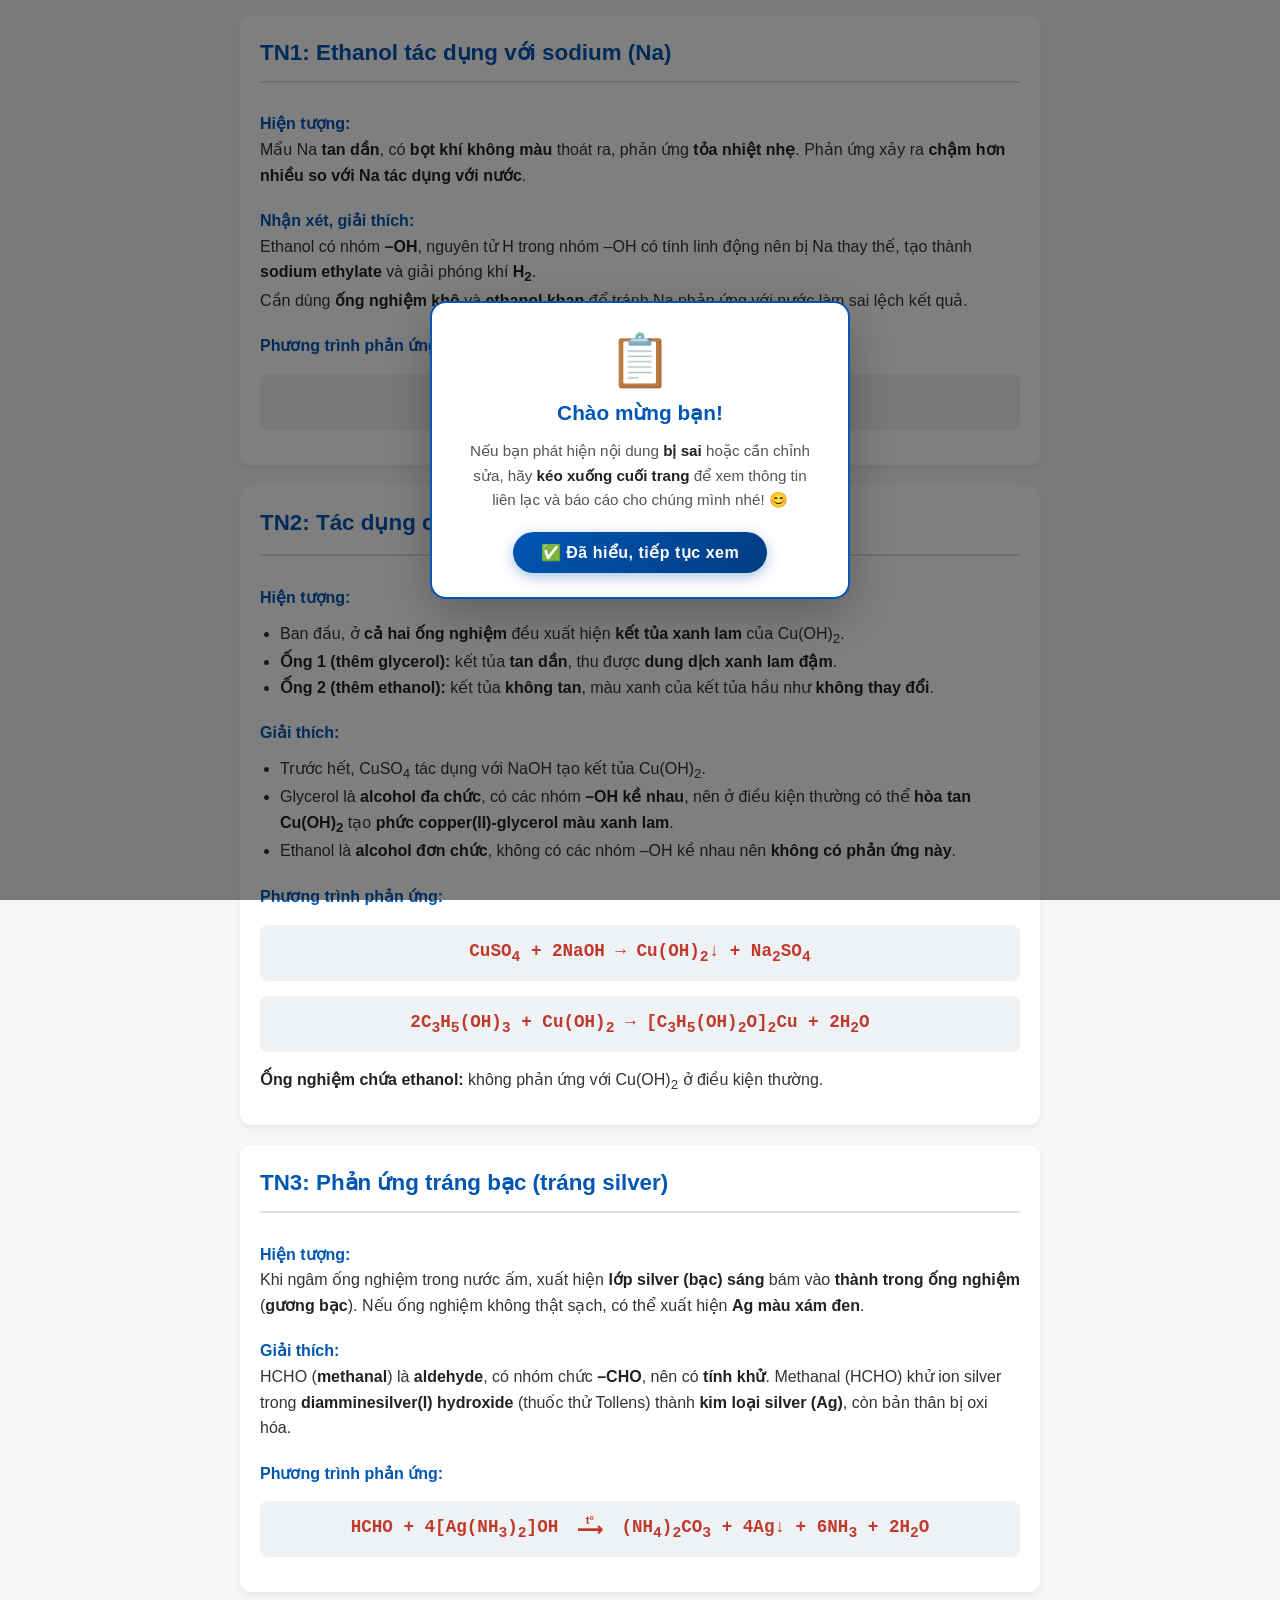
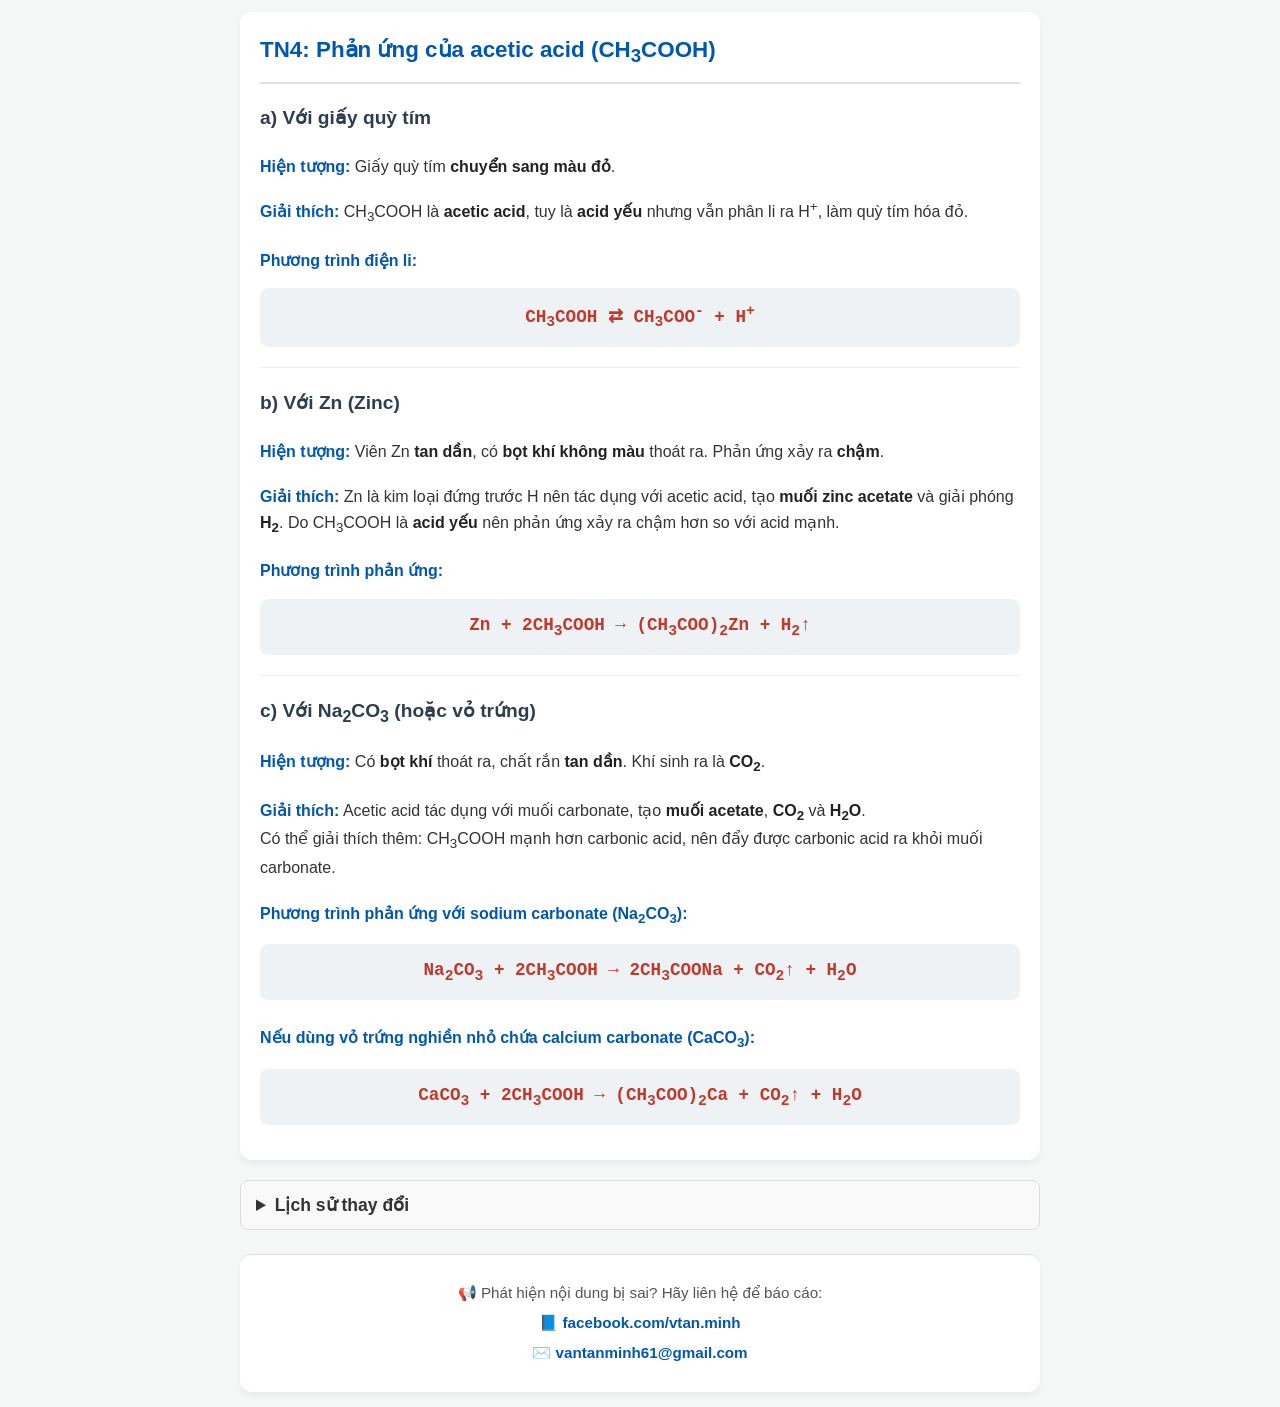
<file: index.html>
<!DOCTYPE html>
<html lang="vi">
<head>
    <meta charset="UTF-8">
    <meta name="viewport" content="width=device-width, initial-scale=1.0">
    <title>Phiếu Thực Hành Hóa Học</title>
    <link rel="stylesheet" href="style.css">
    <style>
        /* --- INFO POPUP --- */
        #info-overlay {
            position: fixed;
            inset: 0;
            background: rgba(0,0,0,0.5);
            z-index: 9999;
            display: flex;
            align-items: center;
            justify-content: center;
            animation: fadeInOverlay 0.3s ease;
        }
        @keyframes fadeInOverlay {
            from { opacity: 0; }
            to   { opacity: 1; }
        }
        #info-popup {
            background: #fff;
            border-radius: 16px;
            padding: 32px 28px 24px;
            max-width: 360px;
            width: 90%;
            text-align: center;
            box-shadow: 0 16px 48px rgba(0,0,0,0.25);
            animation: popIn 0.35s cubic-bezier(.175,.885,.32,1.275);
            position: relative;
            border: 2px solid #0056b3;
        }
        @keyframes popIn {
            0%   { transform: scale(0.75); opacity: 0; }
            100% { transform: scale(1); opacity: 1; }
        }
        #info-popup .info-icon {
            font-size: 3.2em;
            line-height: 1;
            margin-bottom: 10px;
        }
        #info-popup h2 {
            color: #0056b3;
            font-size: 1.3em;
            margin: 0 0 10px;
            border: none;
            padding: 0;
        }
        #info-popup p {
            color: #555;
            font-size: 0.95em;
            margin: 0 0 20px;
            line-height: 1.6;
        }
        #info-close-btn {
            background: linear-gradient(135deg, #0056b3, #003d82);
            color: #fff;
            border: none;
            padding: 11px 28px;
            border-radius: 30px;
            font-size: 1em;
            font-weight: 700;
            cursor: pointer;
            box-shadow: 0 4px 14px rgba(0,86,179,0.35);
            transition: transform 0.15s, box-shadow 0.15s;
            letter-spacing: 0.5px;
        }
        #info-close-btn:hover {
            transform: scale(1.05);
            box-shadow: 0 6px 20px rgba(0,86,179,0.5);
        }

        /* CSS bổ sung để làm đẹp phần Lịch sử thay đổi (bạn có thể chuyển vào file style.css) */
        .changelog-details {
            background-color: #f9f9f9;
            border: 1px solid #ddd;
            border-radius: 8px;
            padding: 10px 15px;
            margin-top: 20px;
            transition: all 0.3s ease;
        }
        .changelog-details summary {
            font-size: 1.1em;
            font-weight: bold;
            cursor: pointer;
            outline: none;
            color: #333;
        }
        .changelog-details summary:hover {
            color: #0056b3;
        }
        .changelog-content {
            margin-top: 10px;
            padding-left: 20px;
            font-size: 0.95em;
            color: #555;
            border-top: 1px dashed #ccc;
            padding-top: 10px;
        }
        .changelog-content li {
            margin-bottom: 8px;
        }
    </style>
</head>
<body>

<!-- INFO POPUP -->
<div id="info-overlay">
    <div id="info-popup">
        <div class="info-icon">📋</div>
        <h2>Chào mừng bạn!</h2>
        <p>
            Nếu bạn phát hiện nội dung <strong>bị sai</strong> hoặc cần chỉnh sửa,
            hãy <strong>kéo xuống cuối trang</strong> để xem thông tin liên lạc và báo cáo cho chúng mình nhé! 😊
        </p>
        <button id="info-close-btn" onclick="document.getElementById('info-overlay').style.display='none'">
            ✅ Đã hiểu, tiếp tục xem
        </button>
    </div>
</div>

<div class="container">
    <!-- Thực hành 1 -->
    <div class="card">
        <h2>TN1: Ethanol tác dụng với sodium (Na)</h2>
        <p><span class="label">Hiện tượng:</span><br> 
        Mẩu Na <strong>tan dần</strong>, có <strong>bọt khí không màu</strong> thoát ra, phản ứng <strong>tỏa nhiệt nhẹ</strong>. Phản ứng xảy ra <strong>chậm hơn nhiều so với Na tác dụng với nước</strong>.</p>
        
        <p><span class="label">Nhận xét, giải thích:</span><br> 
        Ethanol có nhóm <strong>–OH</strong>, nguyên tử H trong nhóm –OH có tính linh động nên bị Na thay thế, tạo thành <strong>sodium ethylate</strong> và giải phóng khí <strong>H<sub>2</sub></strong>.<br>
        Cần dùng <strong>ống nghiệm khô</strong> và <strong>ethanol khan</strong> để tránh Na phản ứng với nước làm sai lệch kết quả.</p>
        
        <p><span class="label">Phương trình phản ứng:</span></p>
        <div class="equation">
            2C<sub>2</sub>H<sub>5</sub>OH <em>(khan)</em> + 2Na &rarr; 2C<sub>2</sub>H<sub>5</sub>ONa + H<sub>2</sub>&uarr;
        </div>
    </div>

    <!-- Thực hành 2 -->
    <div class="card">
        <h2>TN2: Tác dụng của glycerol với Cu(OH)<sub>2</sub></h2>
        <p><span class="label">Hiện tượng:</span></p>
        <ul>
            <li>Ban đầu, ở <strong>cả hai ống nghiệm</strong> đều xuất hiện <strong>kết tủa xanh lam</strong> của Cu(OH)<sub>2</sub>.</li>
            <li><strong>Ống 1 (thêm glycerol):</strong> kết tủa <strong>tan dần</strong>, thu được <strong>dung dịch xanh lam đậm</strong>.</li>
            <li><strong>Ống 2 (thêm ethanol):</strong> kết tủa <strong>không tan</strong>, màu xanh của kết tủa hầu như <strong>không thay đổi</strong>.</li>
        </ul>
        
        <p><span class="label">Giải thích:</span></p>
        <ul>
            <li>Trước hết, CuSO<sub>4</sub> tác dụng với NaOH tạo kết tủa Cu(OH)<sub>2</sub>.</li>
            <li>Glycerol là <strong>alcohol đa chức</strong>, có các nhóm <strong>–OH kề nhau</strong>, nên ở điều kiện thường có thể <strong>hòa tan Cu(OH)<sub>2</sub></strong> tạo <strong>phức copper(II)-glycerol màu xanh lam</strong>.</li>
            <li>Ethanol là <strong>alcohol đơn chức</strong>, không có các nhóm –OH kề nhau nên <strong>không có phản ứng này</strong>.</li>
        </ul>
        
        <p><span class="label">Phương trình phản ứng:</span></p>
        <div class="equation">
            CuSO<sub>4</sub> + 2NaOH &rarr; Cu(OH)<sub>2</sub>&darr; + Na<sub>2</sub>SO<sub>4</sub>
        </div>
        <div class="equation">
            2C<sub>3</sub>H<sub>5</sub>(OH)<sub>3</sub> + Cu(OH)<sub>2</sub> &rarr; [C<sub>3</sub>H<sub>5</sub>(OH)<sub>2</sub>O]<sub>2</sub>Cu + 2H<sub>2</sub>O
        </div>
        <p><strong>Ống nghiệm chứa ethanol:</strong> không phản ứng với Cu(OH)<sub>2</sub> ở điều kiện thường.</p>
    </div>

    <!-- Thực hành 3 -->
    <div class="card">
        <h2>TN3: Phản ứng tráng bạc (tráng silver)</h2>
        <p><span class="label">Hiện tượng:</span><br> 
        Khi ngâm ống nghiệm trong nước ấm, xuất hiện <strong>lớp silver (bạc) sáng</strong> bám vào <strong>thành trong ống nghiệm</strong> (<strong>gương bạc</strong>). Nếu ống nghiệm không thật sạch, có thể xuất hiện <strong>Ag màu xám đen</strong>.</p>
        
        <p><span class="label">Giải thích:</span><br> 
        HCHO (<strong>methanal</strong>) là <strong>aldehyde</strong>, có nhóm chức <strong>–CHO</strong>, nên có <strong>tính khử</strong>. Methanal (HCHO) khử ion silver trong <strong>diamminesilver(I) hydroxide</strong> (thuốc thử Tollens) thành <strong>kim loại silver (Ag)</strong>, còn bản thân bị oxi hóa.</p>
        
        <p><span class="label">Phương trình phản ứng:</span></p>
        <div class="equation">
            HCHO + 4[Ag(NH<sub>3</sub>)<sub>2</sub>]OH <span class="reaction-arrow"><span class="condition">t&deg;</span><span>&#10230;</span></span> (NH<sub>4</sub>)<sub>2</sub>CO<sub>3</sub> + 4Ag&darr; + 6NH<sub>3</sub> + 2H<sub>2</sub>O
        </div>
    </div>

    <!-- Thực hành 4 -->
    <div class="card">
        <h2>TN4: Phản ứng của acetic acid (CH<sub>3</sub>COOH)</h2>
        
        <h3>a) Với giấy quỳ tím</h3>
        <p><span class="label">Hiện tượng:</span> Giấy quỳ tím <strong>chuyển sang màu đỏ</strong>.</p>
        <p><span class="label">Giải thích:</span> CH<sub>3</sub>COOH là <strong>acetic acid</strong>, tuy là <strong>acid yếu</strong> nhưng vẫn phân li ra H<sup>+</sup>, làm quỳ tím hóa đỏ.</p>
        <p><span class="label">Phương trình điện li:</span></p>
        <div class="equation">
            CH<sub>3</sub>COOH &#8644; CH<sub>3</sub>COO<sup>-</sup> + H<sup>+</sup>
        </div>
        <hr style="border: 0; border-top: 1px solid #eee; margin: 20px 0;">

        <h3>b) Với Zn (Zinc)</h3>
        <p><span class="label">Hiện tượng:</span> Viên Zn <strong>tan dần</strong>, có <strong>bọt khí không màu</strong> thoát ra. Phản ứng xảy ra <strong>chậm</strong>.</p>
        <p><span class="label">Giải thích:</span> Zn là kim loại đứng trước H nên tác dụng với acetic acid, tạo <strong>muối zinc acetate</strong> và giải phóng <strong>H<sub>2</sub></strong>. Do CH<sub>3</sub>COOH là <strong>acid yếu</strong> nên phản ứng xảy ra chậm hơn so với acid mạnh.</p>
        <p><span class="label">Phương trình phản ứng:</span></p>
        <div class="equation">
            Zn + 2CH<sub>3</sub>COOH &rarr; (CH<sub>3</sub>COO)<sub>2</sub>Zn + H<sub>2</sub>&uarr;
        </div>
        <hr style="border: 0; border-top: 1px solid #eee; margin: 20px 0;">

        <h3>c) Với Na<sub>2</sub>CO<sub>3</sub> (hoặc vỏ trứng)</h3>
        <p><span class="label">Hiện tượng:</span> Có <strong>bọt khí</strong> thoát ra, chất rắn <strong>tan dần</strong>. Khí sinh ra là <strong>CO<sub>2</sub></strong>.</p>
        <p><span class="label">Giải thích:</span> Acetic acid tác dụng với muối carbonate, tạo <strong>muối acetate</strong>, <strong>CO<sub>2</sub></strong> và <strong>H<sub>2</sub>O</strong>.<br>
        Có thể giải thích thêm: CH<sub>3</sub>COOH mạnh hơn carbonic acid, nên đẩy được carbonic acid ra khỏi muối carbonate.</p>
        <p><span class="label">Phương trình phản ứng với sodium carbonate (Na<sub>2</sub>CO<sub>3</sub>):</span></p>
        <div class="equation">
            Na<sub>2</sub>CO<sub>3</sub> + 2CH<sub>3</sub>COOH &rarr; 2CH<sub>3</sub>COONa + CO<sub>2</sub>&uarr; + H<sub>2</sub>O
        </div>
        <p><span class="label">Nếu dùng vỏ trứng nghiền nhỏ chứa calcium carbonate (CaCO<sub>3</sub>):</span></p>
        <div class="equation">
            CaCO<sub>3</sub> + 2CH<sub>3</sub>COOH &rarr; (CH<sub>3</sub>COO)<sub>2</sub>Ca + CO<sub>2</sub>&uarr; + H<sub>2</sub>O
        </div>
    </div>

    <!-- Mục Lịch sử thay đổi (Changelog) -->
    <details class="changelog-details">
        <summary>Lịch sử thay đổi</summary>
        <ul class="changelog-content">
            <li><strong>Cập nhật mới nhất:</strong> Đổi phương trình phản ứng tráng bạc ở <strong>TN3</strong>. Thay vì phản ứng tạo ra 2Ag, đã cập nhật thành phản ứng đặc trưng của HCHO (Methanal) tạo ra tỉ lệ 4Ag và muối (NH<sub>4</sub>)<sub>2</sub>CO<sub>3</sub>.</li>
            <li><strong>Bản gốc:</strong> Tạo mới Phiếu Thực Hành Hóa Học với 4 thí nghiệm cơ bản (Ethanol, Glycerol, Tráng bạc, Acetic acid).</li>
            <li>Thêm tính năng menu thu gọn (Lịch sử thay đổi) vào cuối trang.</li>
        </ul>
    </details>

    <!-- Chân trang / Liên hệ báo cáo -->
    <footer class="site-footer">
        <p>📢 Phát hiện nội dung bị sai? Hãy liên hệ để báo cáo:</p>
        <p>
            <a href="https://www.facebook.com/vtan.minh" target="_blank" rel="noopener">
                📘 facebook.com/vtan.minh
            </a>
        </p>
        <p>
            <a href="mailto:vantanminh61@gmail.com">
                ✉️ vantanminh61@gmail.com
            </a>
        </p>
    </footer>

</div>

</body>
</html>
</file>
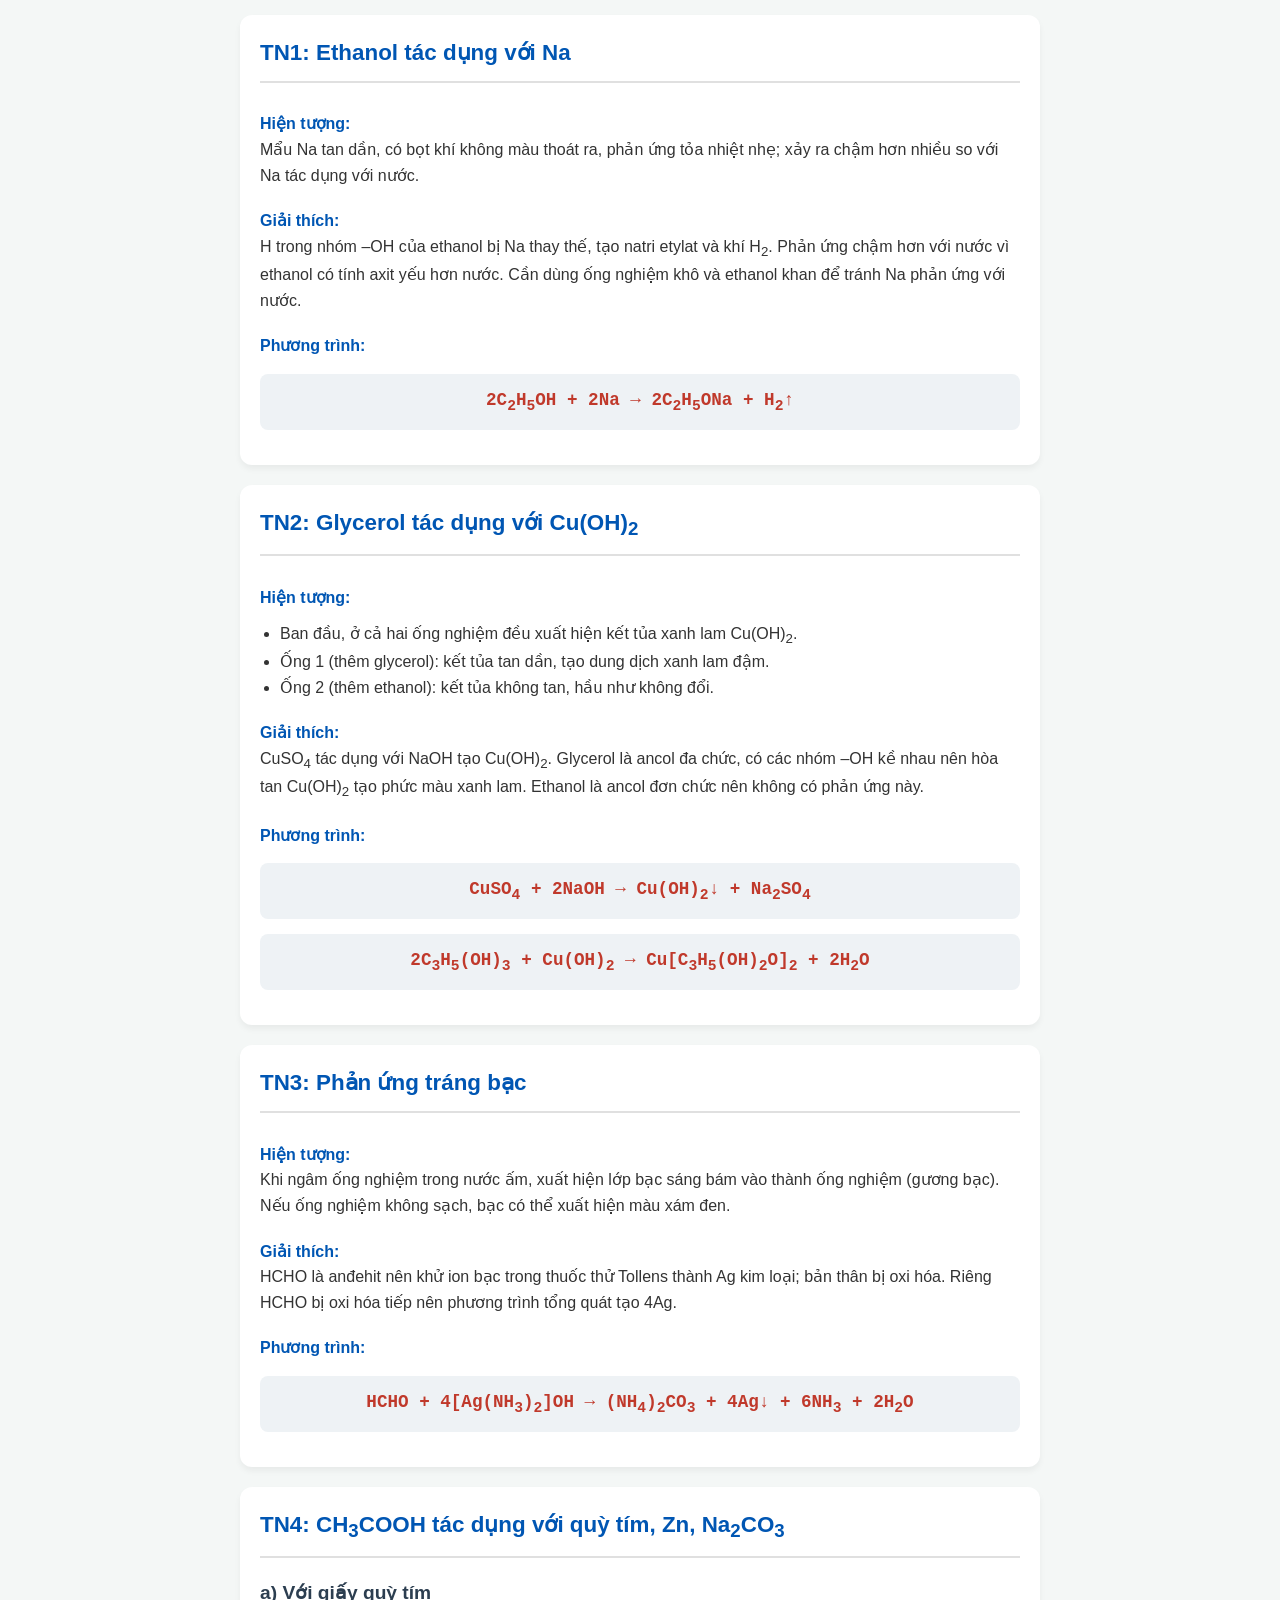
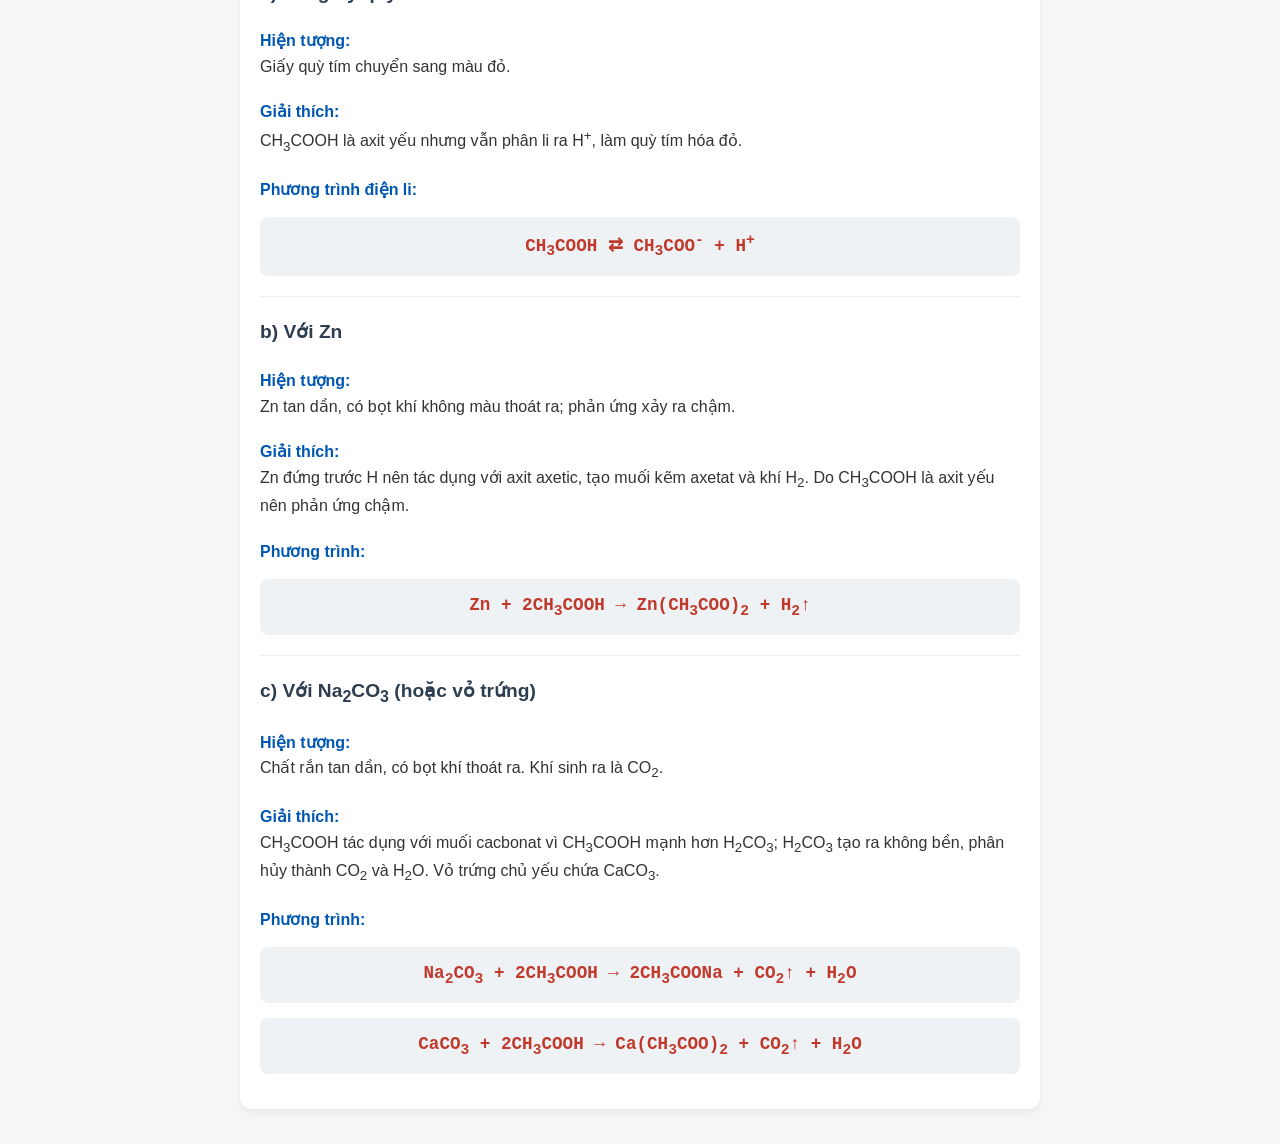
<file: v2/index.html>
<!DOCTYPE html>
<html lang="vi">
<head>
    <meta charset="UTF-8">
    <meta name="viewport" content="width=device-width, initial-scale=1.0">
    <title>Đáp án phiếu thực hành hóa học</title>
    <link rel="stylesheet" href="style.css">
</head>
<body>

<div class="container">

    <div class="card">
        <h2>TN1: Ethanol tác dụng với Na</h2>

        <p><span class="label">Hiện tượng:</span><br>
        Mẩu Na tan dần, có bọt khí không màu thoát ra, phản ứng tỏa nhiệt nhẹ; xảy ra chậm hơn nhiều so với Na tác dụng với nước.</p>

        <p><span class="label">Giải thích:</span><br>
        H trong nhóm –OH của ethanol bị Na thay thế, tạo natri etylat và khí H<sub>2</sub>. Phản ứng chậm hơn với nước vì ethanol có tính axit yếu hơn nước. Cần dùng ống nghiệm khô và ethanol khan để tránh Na phản ứng với nước.</p>

        <p><span class="label">Phương trình:</span></p>
        <div class="equation">
            2C<sub>2</sub>H<sub>5</sub>OH + 2Na &rarr; 2C<sub>2</sub>H<sub>5</sub>ONa + H<sub>2</sub>&uarr;
        </div>
    </div>

    <div class="card">
        <h2>TN2: Glycerol tác dụng với Cu(OH)<sub>2</sub></h2>

        <p><span class="label">Hiện tượng:</span></p>
        <ul>
            <li>Ban đầu, ở cả hai ống nghiệm đều xuất hiện kết tủa xanh lam Cu(OH)<sub>2</sub>.</li>
            <li>Ống 1 (thêm glycerol): kết tủa tan dần, tạo dung dịch xanh lam đậm.</li>
            <li>Ống 2 (thêm ethanol): kết tủa không tan, hầu như không đổi.</li>
        </ul>

        <p><span class="label">Giải thích:</span><br>
        CuSO<sub>4</sub> tác dụng với NaOH tạo Cu(OH)<sub>2</sub>. Glycerol là ancol đa chức, có các nhóm –OH kề nhau nên hòa tan Cu(OH)<sub>2</sub> tạo phức màu xanh lam. Ethanol là ancol đơn chức nên không có phản ứng này.</p>

        <p><span class="label">Phương trình:</span></p>
        <div class="equation">
            CuSO<sub>4</sub> + 2NaOH &rarr; Cu(OH)<sub>2</sub>&darr; + Na<sub>2</sub>SO<sub>4</sub>
        </div>
        <div class="equation">
            2C<sub>3</sub>H<sub>5</sub>(OH)<sub>3</sub> + Cu(OH)<sub>2</sub> &rarr; Cu[C<sub>3</sub>H<sub>5</sub>(OH)<sub>2</sub>O]<sub>2</sub> + 2H<sub>2</sub>O
        </div>
    </div>

    <div class="card">
        <h2>TN3: Phản ứng tráng bạc</h2>

        <p><span class="label">Hiện tượng:</span><br>
        Khi ngâm ống nghiệm trong nước ấm, xuất hiện lớp bạc sáng bám vào thành ống nghiệm (gương bạc). Nếu ống nghiệm không sạch, bạc có thể xuất hiện màu xám đen.</p>

        <p><span class="label">Giải thích:</span><br>
        HCHO là anđehit nên khử ion bạc trong thuốc thử Tollens thành Ag kim loại; bản thân bị oxi hóa. Riêng HCHO bị oxi hóa tiếp nên phương trình tổng quát tạo 4Ag.</p>

        <p><span class="label">Phương trình:</span></p>
        <div class="equation">
            HCHO + 4[Ag(NH<sub>3</sub>)<sub>2</sub>]OH &rarr; (NH<sub>4</sub>)<sub>2</sub>CO<sub>3</sub> + 4Ag&darr; + 6NH<sub>3</sub> + 2H<sub>2</sub>O
        </div>
    </div>

    <div class="card">
        <h2>TN4: CH<sub>3</sub>COOH tác dụng với quỳ tím, Zn, Na<sub>2</sub>CO<sub>3</sub></h2>

        <h3>a) Với giấy quỳ tím</h3>
        <p><span class="label">Hiện tượng:</span><br>
        Giấy quỳ tím chuyển sang màu đỏ.</p>
        <p><span class="label">Giải thích:</span><br>
        CH<sub>3</sub>COOH là axit yếu nhưng vẫn phân li ra H<sup>+</sup>, làm quỳ tím hóa đỏ.</p>
        <p><span class="label">Phương trình điện li:</span></p>
        <div class="equation">
            CH<sub>3</sub>COOH &#8644; CH<sub>3</sub>COO<sup>-</sup> + H<sup>+</sup>
        </div>

        <hr style="border: 0; border-top: 1px solid #eee; margin: 20px 0;">

        <h3>b) Với Zn</h3>
        <p><span class="label">Hiện tượng:</span><br>
        Zn tan dần, có bọt khí không màu thoát ra; phản ứng xảy ra chậm.</p>
        <p><span class="label">Giải thích:</span><br>
        Zn đứng trước H nên tác dụng với axit axetic, tạo muối kẽm axetat và khí H<sub>2</sub>. Do CH<sub>3</sub>COOH là axit yếu nên phản ứng chậm.</p>
        <p><span class="label">Phương trình:</span></p>
        <div class="equation">
            Zn + 2CH<sub>3</sub>COOH &rarr; Zn(CH<sub>3</sub>COO)<sub>2</sub> + H<sub>2</sub>&uarr;
        </div>

        <hr style="border: 0; border-top: 1px solid #eee; margin: 20px 0;">

        <h3>c) Với Na<sub>2</sub>CO<sub>3</sub> (hoặc vỏ trứng)</h3>
        <p><span class="label">Hiện tượng:</span><br>
        Chất rắn tan dần, có bọt khí thoát ra. Khí sinh ra là CO<sub>2</sub>.</p>
        <p><span class="label">Giải thích:</span><br>
        CH<sub>3</sub>COOH tác dụng với muối cacbonat vì CH<sub>3</sub>COOH mạnh hơn H<sub>2</sub>CO<sub>3</sub>; H<sub>2</sub>CO<sub>3</sub> tạo ra không bền, phân hủy thành CO<sub>2</sub> và H<sub>2</sub>O. Vỏ trứng chủ yếu chứa CaCO<sub>3</sub>.</p>
        <p><span class="label">Phương trình:</span></p>
        <div class="equation">
            Na<sub>2</sub>CO<sub>3</sub> + 2CH<sub>3</sub>COOH &rarr; 2CH<sub>3</sub>COONa + CO<sub>2</sub>&uarr; + H<sub>2</sub>O
        </div>
        <div class="equation">
            CaCO<sub>3</sub> + 2CH<sub>3</sub>COOH &rarr; Ca(CH<sub>3</sub>COO)<sub>2</sub> + CO<sub>2</sub>&uarr; + H<sub>2</sub>O
        </div>
    </div>

</div>

</body>
</html>
</file>
<file: style.css>
:root {
    --primary-color: #0056b3;
    --text-color: #333;
    --bg-color: #f4f7f6;
    --card-bg: #ffffff;
    --equation-bg: #eef2f5;
    --equation-color: #c0392b;
}

body {
    font-family: -apple-system, BlinkMacSystemFont, "Segoe UI", Roboto, Helvetica, Arial, sans-serif;
    line-height: 1.6;
    color: var(--text-color);
    background-color: var(--bg-color);
    margin: 0;
    padding: 15px;
    font-size: 16px;
}

.container {
    max-width: 800px;
    margin: 0 auto;
}

.intro {
    text-align: center;
    font-size: 1.1em;
    margin-bottom: 20px;
    color: #555;
}

.card {
    background-color: var(--card-bg);
    border-radius: 12px;
    padding: 20px;
    margin-bottom: 20px;
    box-shadow: 0 4px 6px rgba(0,0,0,0.05);
}

h2 {
    color: var(--primary-color);
    font-size: 1.4em;
    margin-top: 0;
    border-bottom: 2px solid #e0e0e0;
    padding-bottom: 10px;
}

h3 {
    color: #2c3e50;
    font-size: 1.2em;
    margin-bottom: 10px;
}

p {
    margin: 10px 0;
}

ul {
    margin: 10px 0;
    padding-left: 20px;
}

strong {
    color: #222;
}

.label {
    font-weight: bold;
    color: var(--primary-color);
    display: inline-block;
    margin-top: 10px;
}

/* Styling for Chemical Equations to look good on mobile */
.equation {
    background-color: var(--equation-bg);
    color: var(--equation-color);
    padding: 12px;
    border-radius: 8px;
    font-family: "Courier New", Courier, monospace;
    font-size: 1.1em;
    font-weight: bold;
    text-align: center;
    margin: 15px 0;
    overflow-x: auto; /* Allows scrolling on very small screens */
    white-space: nowrap;
}

.footer {
    text-align: center;
    font-style: italic;
    color: #777;
    margin-top: 20px;
    font-size: 0.9em;
}

/* --- MỚI THÊM: CSS cho mũi tên có điều kiện nhiệt độ --- */
.reaction-arrow {
    display: inline-flex;
    flex-direction: column;
    align-items: center;
    vertical-align: middle;
    margin: 0 8px;
    line-height: 1;
}

.reaction-arrow .condition {
    font-size: 0.65em;
    margin-bottom: -4px; /* Kéo chữ t° xuống gần mũi tên */
    font-family: Arial, sans-serif; /* Dùng font thường cho t° nhìn đẹp hơn font monospace */
}

/* --- Chân trang liên lạc --- */
.site-footer {
    text-align: center;
    margin-top: 24px;
    padding: 20px 16px;
    border-top: 1px solid #ddd;
    background: #fff;
    border-radius: 12px;
    box-shadow: 0 4px 6px rgba(0,0,0,0.05);
    font-size: 0.95em;
    color: #555;
}

.site-footer p {
    margin: 6px 0;
}

.site-footer a {
    color: #0056b3;
    text-decoration: none;
    font-weight: 600;
}

.site-footer a:hover {
    text-decoration: underline;
}
</file>
<file: v2/style.css>
:root {
    --primary-color: #0056b3;
    --text-color: #333;
    --bg-color: #f4f7f6;
    --card-bg: #ffffff;
    --equation-bg: #eef2f5;
    --equation-color: #c0392b;
}

body {
    font-family: -apple-system, BlinkMacSystemFont, "Segoe UI", Roboto, Helvetica, Arial, sans-serif;
    line-height: 1.6;
    color: var(--text-color);
    background-color: var(--bg-color);
    margin: 0;
    padding: 15px;
    font-size: 16px;
}

.container {
    max-width: 800px;
    margin: 0 auto;
}

.intro {
    text-align: center;
    font-size: 1.1em;
    margin-bottom: 20px;
    color: #555;
}

.card {
    background-color: var(--card-bg);
    border-radius: 12px;
    padding: 20px;
    margin-bottom: 20px;
    box-shadow: 0 4px 6px rgba(0,0,0,0.05);
}

h2 {
    color: var(--primary-color);
    font-size: 1.4em;
    margin-top: 0;
    border-bottom: 2px solid #e0e0e0;
    padding-bottom: 10px;
}

h3 {
    color: #2c3e50;
    font-size: 1.2em;
    margin-bottom: 10px;
}

p {
    margin: 10px 0;
}

ul {
    margin: 10px 0;
    padding-left: 20px;
}

strong {
    color: #222;
}

.label {
    font-weight: bold;
    color: var(--primary-color);
    display: inline-block;
    margin-top: 10px;
}

/* Styling for Chemical Equations to look good on mobile */
.equation {
    background-color: var(--equation-bg);
    color: var(--equation-color);
    padding: 12px;
    border-radius: 8px;
    font-family: "Courier New", Courier, monospace;
    font-size: 1.1em;
    font-weight: bold;
    text-align: center;
    margin: 15px 0;
    overflow-x: auto; /* Allows scrolling on very small screens */
    white-space: nowrap;
}

.footer {
    text-align: center;
    font-style: italic;
    color: #777;
    margin-top: 20px;
    font-size: 0.9em;
}

/* --- MỚI THÊM: CSS cho mũi tên có điều kiện nhiệt độ --- */
.reaction-arrow {
    display: inline-flex;
    flex-direction: column;
    align-items: center;
    vertical-align: middle;
    margin: 0 8px;
    line-height: 1;
}

.reaction-arrow .condition {
    font-size: 0.65em;
    margin-bottom: -4px; /* Kéo chữ t° xuống gần mũi tên */
    font-family: Arial, sans-serif; /* Dùng font thường cho t° nhìn đẹp hơn font monospace */
}
</file>
